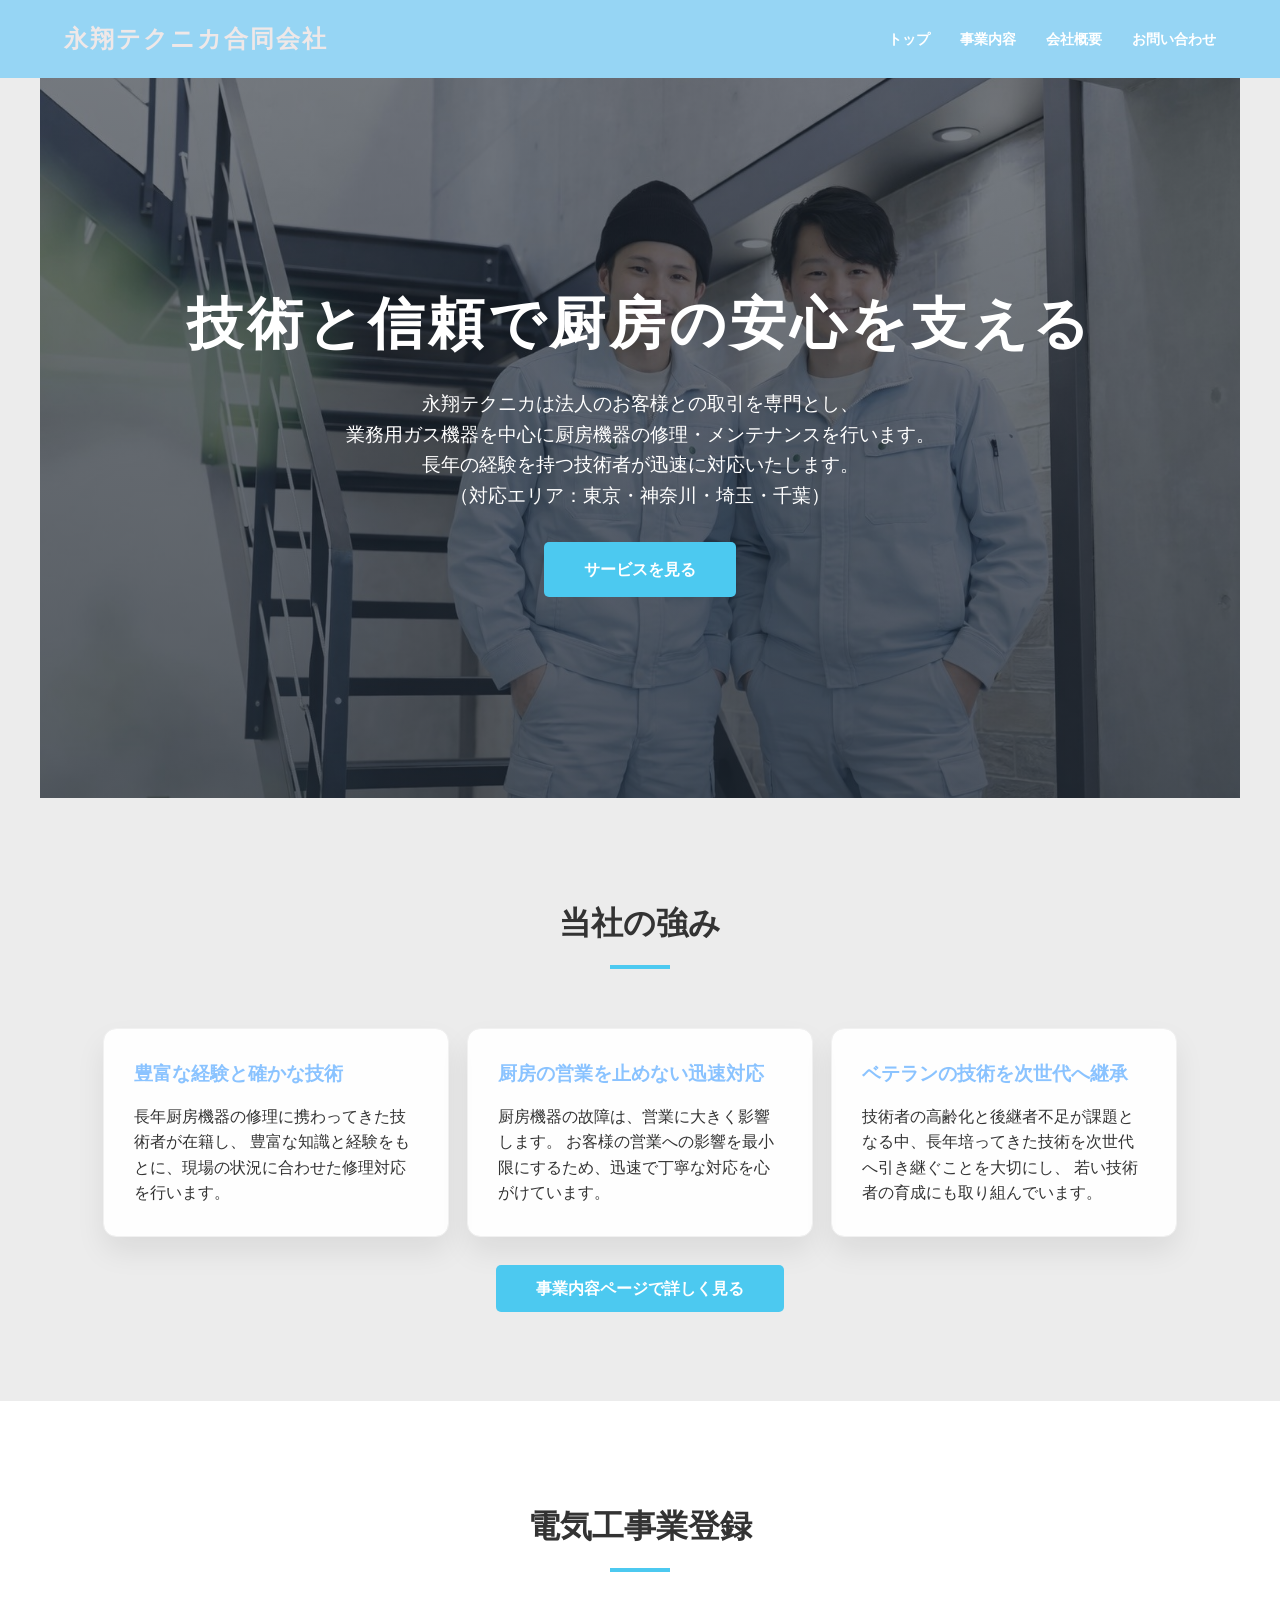
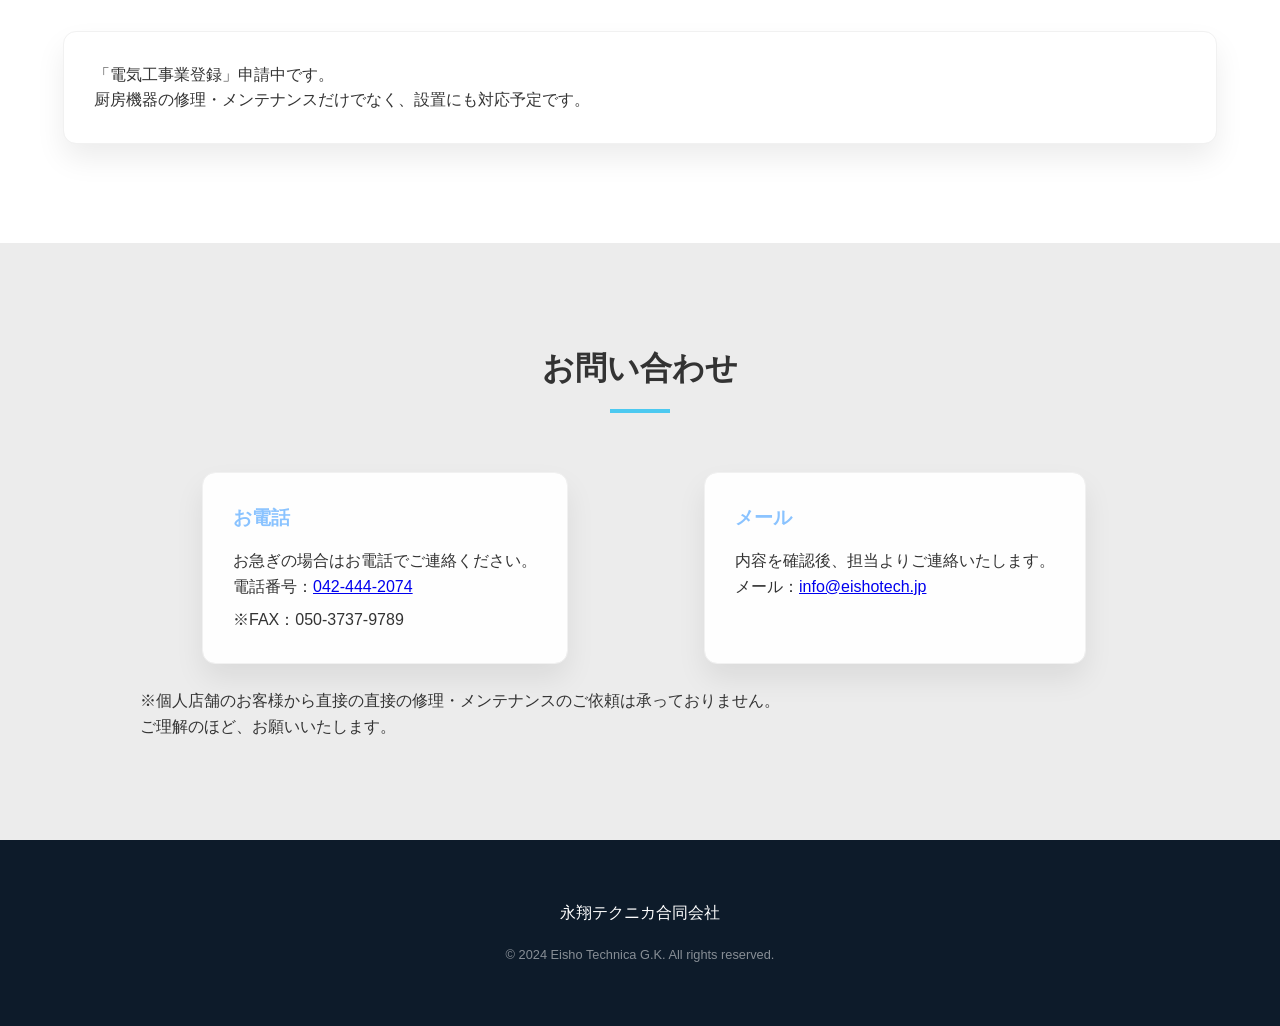
<file: index.html>
<!DOCTYPE html>
<html lang="ja">
<head>
  <meta charset="UTF-8" />
  <meta name="viewport" content="width=device-width, initial-scale=1.0" />
  <title>永翔テクニカ合同会社｜業務用ガス機器・厨房機器の修理</title>
  <link rel="stylesheet" href="style.css" />
</head>
<body>
  <div id="header"></div>
  <main>
    <section id="top" class="hero">
      <h1>技術と信頼で厨房の安心を支える</h1>
      <p>
        永翔テクニカは法人のお客様との取引を専門とし、<br>業務用ガス機器を中心に厨房機器の修理・メンテナンスを行います。
      </br>長年の経験を持つ技術者が迅速に対応いたします。<br />
        （対応エリア：東京・神奈川・埼玉・千葉）
      </p>
      <!-- ボタンも事業内容ページへ -->
      <a href="services.html" class="cta-button">サービスを見る</a>
    </section>

    <!-- トップページ中央：当社の強み -->
    <section id="strengths">
      <h2>当社の強み</h2>
      <div class="grid">
        <div class="card">
          <h3>豊富な経験と確かな技術</h3>
          <p>
            長年厨房機器の修理に携わってきた技術者が在籍し、
            豊富な知識と経験をもとに、現場の状況に合わせた修理対応を行います。
          </p>
        </div>

        <div class="card">
          <h3>厨房の営業を止めない迅速対応</h3>
          <p>
            厨房機器の故障は、営業に大きく影響します。
            お客様の営業への影響を最小限にするため、迅速で丁寧な対応を心がけています。
          </p>
        </div>

        <div class="card">
          <h3>ベテランの技術を次世代へ継承</h3>
          <p>
            技術者の高齢化と後継者不足が課題となる中、長年培ってきた技術を次世代へ引き継ぐことを大切にし、
            若い技術者の育成にも取り組んでいます。
          </p>
        </div>
      </div>

      <div style="text-align:center; margin-top: 40px;">
        <a class="cta-button" href="services.html">事業内容ページで詳しく見る</a>
      </div>
    </section>
<!--
   <section id="partners" style="background-color: #fff; max-width: 100%;">
      <h2>協力会社募集</h2>
      <div class="grid">
        <div class="card">
          <h3>厨房機器修理にご協力いただける方へ</h3>
          <p>
            厨房機器修理にご協力いただける技術者・協力会社様を募集しています。
          </p>
          <p>
            現場対応の品質・安全を重視し、丁寧なコミュニケーションができるパートナー様を歓迎します。
          </p>
        <p style="margin-top: 12px;">
          対応エリア：東京・神奈川・埼玉・千葉を中心にご相談します。<br />
        </p>

          <p style="opacity: 0.8; margin-top: 10px;">
            ※条件や範囲は案件により異なります。詳細は<a href="#contact">お問い合わせ</a>よりご連絡ください。
          </p>
        </div>
       </div>
      </div>
    </section>
-->
 <section id="elecdiv" style="background-color: #fff; max-width: 100%;">
      <h2>電気工事業登録</h2>
      <div class="grid" >
        <div class="card2" style="align-self: center;">
          <p>
            「電気工事業登録」申請中です。
          </p>
          <p>
             厨房機器の修理・メンテナンスだけでなく、設置にも対応予定です。
          </p>
        </div>
       </div>
      </div>
    </section>

    <section id="contact">
      <div style="max-width: 1000px; margin: 0 auto;">
      <h2>お問い合わせ</h2>
      <div class="grid">
        <div class="card">
          <h3>お電話</h3>
          <p>
            お急ぎの場合はお電話でご連絡ください。<br />
            電話番号：<a href="tel:0424442074">042-444-2074</a><br />
            <p style="margin-top: 8px;">
            ※FAX：050-3737-9789
            </p>
          </p>
        </div>
        <div class="card">
          <h3>メール</h3>
          <p>
            内容を確認後、担当よりご連絡いたします。<br />
            メール：<a href="mailto:info@eishotech.jp">info@eishotech.jp</a>
          </p>
        </div>
      </div>
      <br>
               ※個人店舗のお客様から直接の直接の修理・メンテナンスのご依頼は承っておりません。<br>
               ご理解のほど、お願いいたします。
    </div>
    </section>

  </main>

  <footer>
    <div class="footer-logo">永翔テクニカ合同会社</div>
    <p class="footer-copy">© 2024 Eisho Technica G.K. All rights reserved.</p>
  </footer>

  <script>
  fetch('header.html')
    .then(response => response.text())
    .then(data => {
      document.getElementById('header').innerHTML = data;

      // ハンバーガーメニュー用
      const toggle = document.querySelector('.menu-toggle');
      const nav = document.querySelector('nav');

      toggle.addEventListener('click', () => {
        nav.classList.toggle('active');
      });
    });
</script>
</body>
</html>
</file>
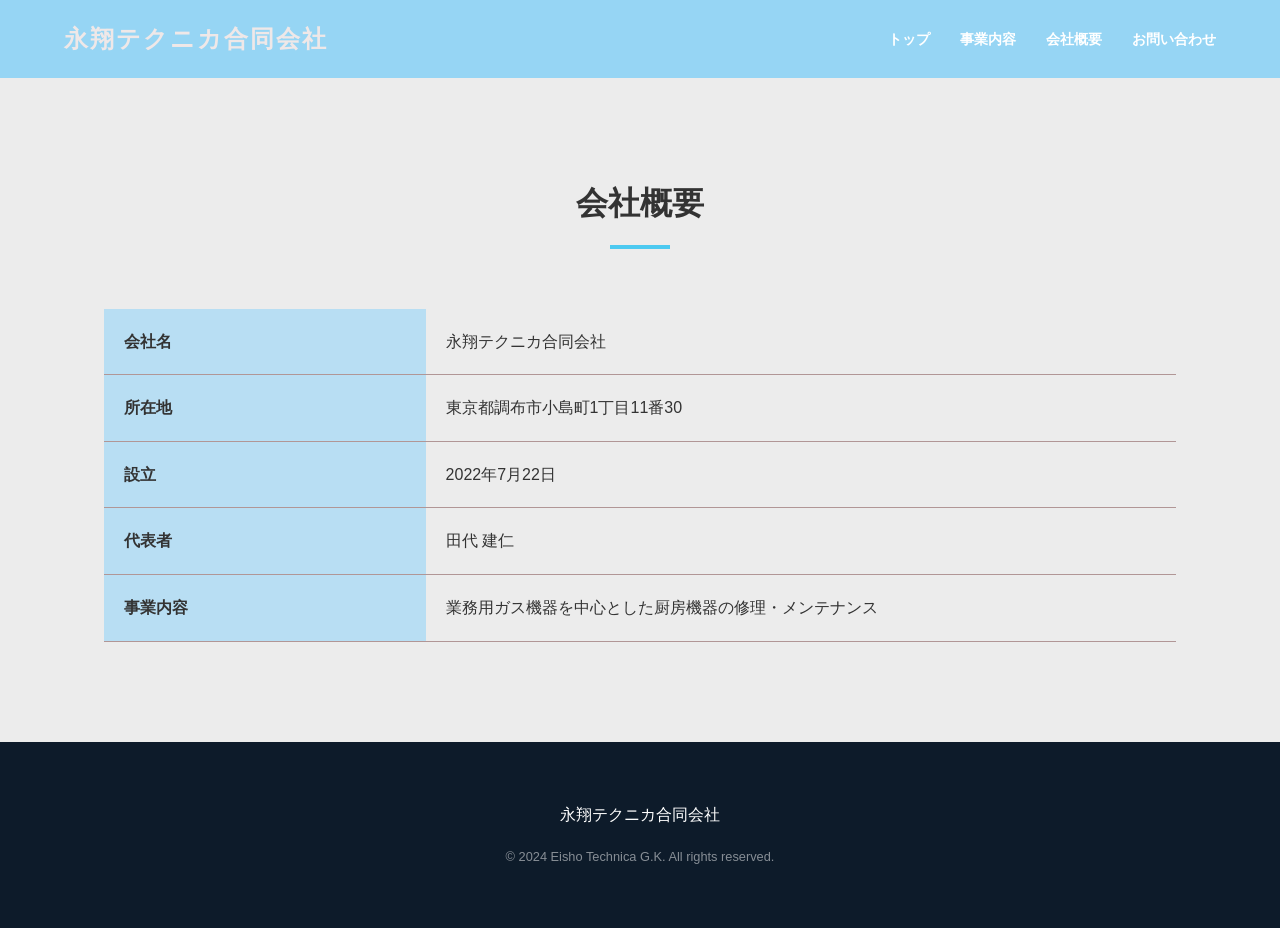
<file: about.html>
<!DOCTYPE html>
<html lang="ja">
<head>
  <meta charset="UTF-8" />
  <meta name="viewport" content="width=device-width, initial-scale=1.0" />
  <title>会社概要｜永翔テクニカ合同会社</title>
  <link rel="stylesheet" href="style.css" />
</head>
<body>
  <div id="header"></div>
  <main>
    <section>
      <h2>会社概要</h2>
      <table class="info-table">
        <tr>
          <th>会社名</th>
          <td>永翔テクニカ合同会社</td>
        </tr>
        <tr>
          <th>所在地</th>
          <td>東京都調布市小島町1丁目11番30</td>
        </tr>
        <tr>
          <th>設立</th>
          <td>2022年7月22日</td>
        </tr>
        <tr>
          <th>代表者</th>
          <td>田代 建仁</td>
        </tr>
        <tr>
          <th>事業内容</th>
          <td>業務用ガス機器を中心とした厨房機器の修理・メンテナンス</td>
        </tr>
      </table>
    </section>
  </main>

  <footer>
    <div class="footer-logo">永翔テクニカ合同会社</div>
    <p class="footer-copy">© 2024 Eisho Technica G.K. All rights reserved.</p>
  </footer>

   <script>
  fetch('header.html')
    .then(response => response.text())
    .then(data => {
      document.getElementById('header').innerHTML = data;

      // ハンバーガーメニュー用
      const toggle = document.querySelector('.menu-toggle');
      const nav = document.querySelector('nav');

      toggle.addEventListener('click', () => {
        nav.classList.toggle('active');
      });
    });
</script>
</body>
</html>
</file>
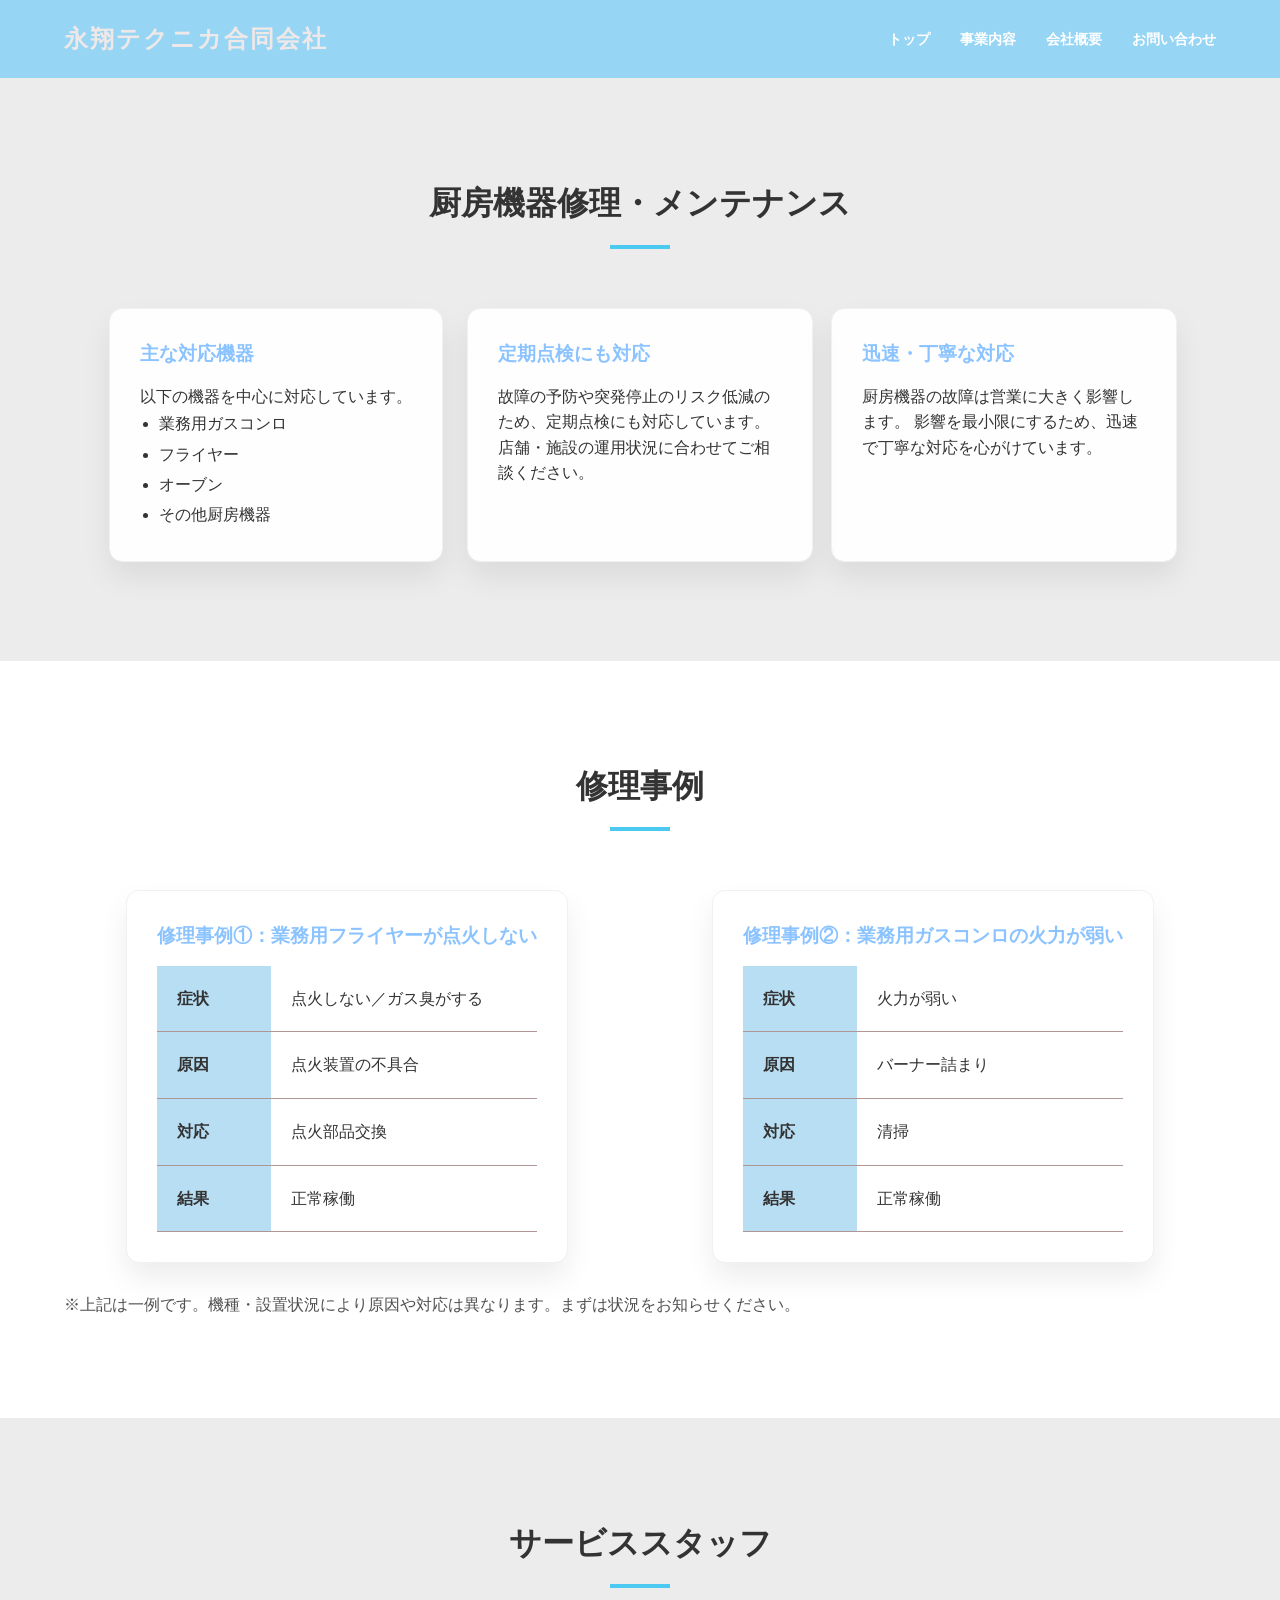
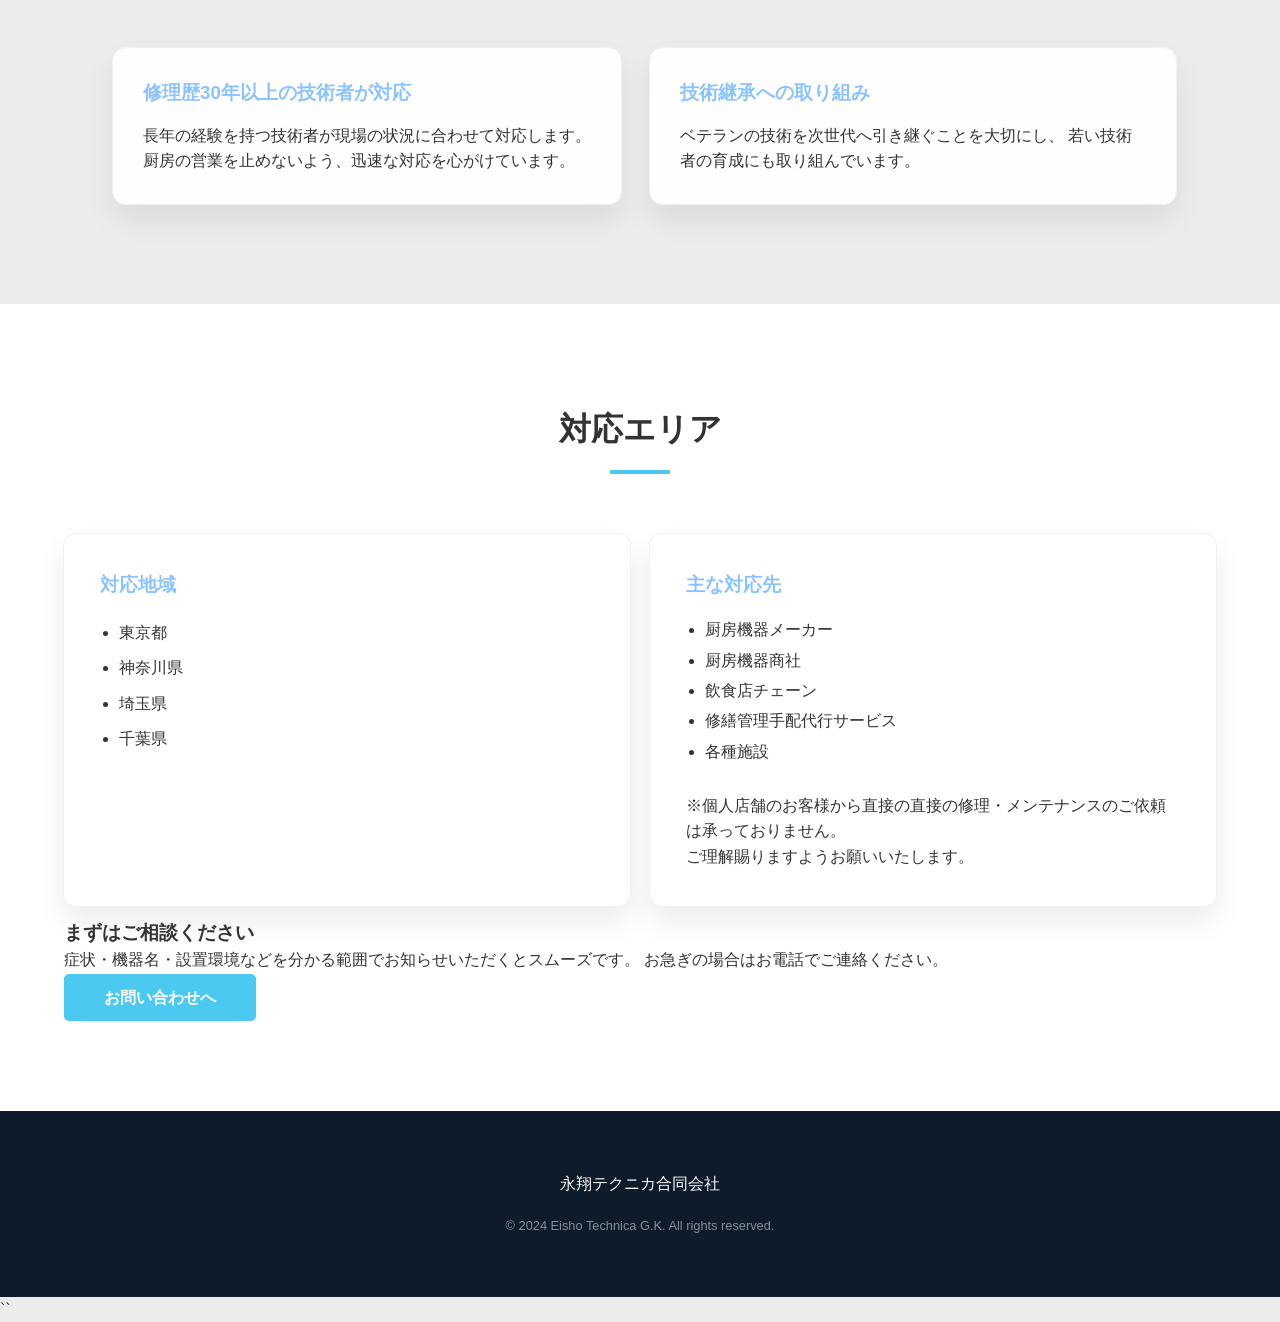
<file: services.html>
<!DOCTYPE html>
<html lang="ja">
<head>
  <meta charset="UTF-8" />
  <meta name="viewport" content="width=device-width, initial-scale=1.0" />
  <title>事業内容｜永翔テクニカ合同会社</title>
  <link rel="stylesheet" href="style.css" />
</head>
<body>
 <div id="header"></div>

  <main>
    

    <section id="service">
      <h2>厨房機器修理・メンテナンス</h2>

      <div class="grid">
        <div class="card">
          <h3>主な対応機器</h3>
          <p>以下の機器を中心に対応しています。</p>
          <ul style="margin-left: 1.2em; line-height: 1.9;">
            <li>業務用ガスコンロ</li>
            <li>フライヤー</li>
            <li>オーブン</li>
            <li>その他厨房機器</li>
          </ul>
        </div>

        <div class="card">
          <h3>定期点検にも対応</h3>
          <p>
            故障の予防や突発停止のリスク低減のため、定期点検にも対応しています。
            店舗・施設の運用状況に合わせてご相談ください。
          </p>
        </div>

        <div class="card">
          <h3>迅速・丁寧な対応</h3>
          <p>
            厨房機器の故障は営業に大きく影響します。
            影響を最小限にするため、迅速で丁寧な対応を心がけています。
          </p>
        </div>
      </div>
    </section>

    <section id="cases" style="background-color:#fff; max-width: 100%;">
      <div style="max-width: 1200px; margin: 0 auto;">
        <h2>修理事例</h2>

        <div class="grid">
          <div class="card">
            <h3>修理事例①：業務用フライヤーが点火しない</h3>
            <table class="info-table">
              <tr><th>症状</th><td>点火しない／ガス臭がする</td></tr>
              <tr><th>原因</th><td>点火装置の不具合</td></tr>
              <tr><th>対応</th><td>点火部品交換</td></tr>
              <tr><th>結果</th><td>正常稼働</td></tr>
            </table>
          </div>

          <div class="card">
            <h3>修理事例②：業務用ガスコンロの火力が弱い</h3>
            <table class="info-table">
              <tr><th>症状</th><td>火力が弱い</td></tr>
              <tr><th>原因</th><td>バーナー詰まり</td></tr>
              <tr><th>対応</th><td>清掃</td></tr>
              <tr><th>結果</th><td>正常稼働</td></tr>
            </table>
          </div>
        </div>

        <p style="margin-top: 30px; opacity: 0.85;">
          ※上記は一例です。機種・設置状況により原因や対応は異なります。まずは状況をお知らせください。
        </p>
      </div>
    </section>

    <section id="staff">
      <h2>サービススタッフ</h2>
      <div class="grid">
        <div class="card">
          <h3>修理歴30年以上の技術者が対応</h3>
          <p>
            長年の経験を持つ技術者が現場の状況に合わせて対応します。<br />
            厨房の営業を止めないよう、迅速な対応を心がけています。
          </p>
        </div>
        <div class="card">
          <h3>技術継承への取り組み</h3>
          <p>
            ベテランの技術を次世代へ引き継ぐことを大切にし、
            若い技術者の育成にも取り組んでいます。
          </p>
        </div>
      </div>
    </section>

    <section id="area" style="background-color:#fff; max-width: 100%;">
      <div style="max-width: 1200px; margin: 0 auto;">
        <h2>対応エリア</h2>
        <div class="grid">
          <div class="card">
            <h3>対応地域</h3>
            <ul style="margin-left: 1.2em; line-height: 2.2;">
              <li>東京都</li>
              <li>神奈川県</li>
              <li>埼玉県</li>
              <li>千葉県</li>
            </ul>
          </div>
          <div class="card">
            <h3>主な対応先</h3>
            <ul style="margin-left: 1.2em; line-height: 1.9;">
              <li>厨房機器メーカー</li>
              <li>厨房機器商社</li>
              <li>飲食店チェーン</li>
              <li>修繕管理手配代行サービス</li>
              <li>各種施設</li>
            </ul>
            <br>
            ※個人店舗のお客様から直接の直接の修理・メンテナンスのご依頼は承っておりません。<br>
            ご理解賜りますようお願いいたします。
            
          </div>
        </div>
        <div>
          <div style="margin-top: 12px;">
            <h3>まずはご相談ください</h3>
            <p>
              症状・機器名・設置環境などを分かる範囲でお知らせいただくとスムーズです。
              お急ぎの場合はお電話でご連絡ください。
            </p>
            <p style="margin-top: 12px;"><a class="cta-button" href="index.html#contact">お問い合わせへ</a></p>
          </div>
        </div>
      </div>
    </section>

  </main>

  <footer>
    <div class="footer-logo">永翔テクニカ合同会社</div>
    <p class="footer-copy">© 2024 Eisho Technica G.K. All rights reserved.</p>
  </footer>

   <script>
  fetch('header.html')
    .then(response => response.text())
    .then(data => {
      document.getElementById('header').innerHTML = data;

      // ハンバーガーメニュー用
      const toggle = document.querySelector('.menu-toggle');
      const nav = document.querySelector('nav');

      toggle.addEventListener('click', () => {
        nav.classList.toggle('active');
      });
    });
</script>
</body>
</html>
``
</file>
<file: style.css>
/* 基本設定 */
* {
    margin: 0;
    padding: 0;
    box-sizing: border-box;
}

body {
    font-family: 'Helvetica Neue', Arial, 'Hiragino Kaku Gothic ProN', 'Hiragino Sans', Meiryo, sans-serif;
    color: #333;
    line-height: 1.6;
    background-color: #ecececf8;
}

/* ヘッダー */
header {
    background-color: #96d5f4;
    color: #efe8e8;
    padding: 20px 5%;
    display: flex;
    justify-content: space-between;
    align-items: center;
    position: sticky;
    top: 0;
    z-index: 1000;
}

.logo {
    font-size: 1.5rem;
    font-weight: bold;
    letter-spacing: 2px;
}

nav ul {
    list-style: none;
    display: flex;
}

nav ul li {
    margin-left: 30px;
    font-weight: bold;
}

nav ul li a {
    color: #fff;
    text-decoration: none;
    font-size: 0.9rem;
    transition: color 0.3s;
}

nav ul li a:hover {
    color: #4cc9f0;
}

/* メインビジュアル */
.hero {
    background: linear-gradient(rgba(33, 42, 53, 0.521), rgba(33, 42, 53, 0.7)), 
    url("eishoTop2.jpg") center/cover no-repeat;
    height: 80vh;
    display: flex;
    flex-direction: column;
    justify-content: center;
    align-items: center;
    text-align: center;
    color: #fff;
    padding: 0 20px;
}

.hero h1 {
    font-size: clamp(2rem, 5vw, 3.5rem);
    margin-bottom: 20px;
    letter-spacing: 4px;
}

.hero p {
    font-size: 1.2rem;
    margin-bottom: 30px;
    max-width: 800px;
}

.cta-button {
    background-color: #4cc9f0;
    color: #fff;
    padding: 15px 40px;
    text-decoration: none;
    border-radius: 5px;
    font-weight: bold;
    transition: transform 0.2s, background 0.3s;
}

.cta-button:hover {
    background-color: #4361ee;
    transform: translateY(-3px);
}

/* セクション共通 */
section {
    padding: 100px 5%;
    max-width: 1200px;
    margin: 0 auto;
}

h2 {
    text-align: center;
    font-size: 2rem;
    margin-bottom: 60px;
}

h2::after {
    content: '';
    display: block;
    width: 60px;
    height: 4px;
    background: #4cc9f0;
    margin: 15px auto;
}

/* グリッドレイアウト */
.grid {
    display: grid;
    grid-template-columns: repeat(auto-fit, minmax(300px, 1fr));
    gap: 20px;
    justify-items: center;
}

.card {
    background: #ffffffec;
    padding:30px;
    border-radius: 12px;
    box-shadow: 0 15px 30px rgba(0,0,0,0.08);
    transition: transform 0.3s;
    outline: 1px solid rgb(241, 241, 241);
}

#area .grid .card {
    width: 100%;
    padding: 36px;
}

/**
.card-title{
    padding-left: 15px;
    color:#c2e7f3;
    background: #b9e6fbec;
    border-radius: 5px;
    box-shadow: 0 5px 15px rgba(0,0,0,0.08);
    transition: transform 0.3s;
    outline: 1px solid rgb(241, 241, 241); 
}

.card-body{
    margin:20p;
    color:
}
*/
.card:hover {
    transform: translateY(-10px);
}

.card h3 {
    margin-bottom: 15px;
    color: #8ac3ff;
}
.card2 {
    background: #ffffffec;
    padding:30px;
    border-radius: 12px;
    box-shadow: 0 15px 30px rgba(0,0,0,0.08);
    transition: transform 0.3s;
    outline: 1px solid rgb(241, 241, 241);
    width: 100%;
    min-width: 0;
}

#elecdiv .grid {
    grid-template-columns: minmax(0, 1fr);
}

/**
.card-title{
    padding-left: 15px;
    color:#c2e7f3;
    background: #b9e6fbec;
    border-radius: 5px;
    box-shadow: 0 5px 15px rgba(0,0,0,0.08);
    transition: transform 0.3s;
    outline: 1px solid rgb(241, 241, 241); 
}

.card-body{
    margin:20p;
    color:
}
*/
.card2:hover {
    transform: translateY(-10px);
}

.card2 h3 {
    margin-bottom: 15px;
    color: #8ac3ff;
}
/* 会社情報テーブル */
.info-table {
    width: 100%;
    border-collapse: collapse;
}

.info-table th, .info-table td {
    padding: 20px;
    border-bottom: 1px solid #b19696;
    text-align: left;
}

.info-table th {
    width: 30%;
    background-color: #b8def3;
}

/* フッター */
footer {
    background-color: #0d1b2a;
    color: #fff;
    text-align: center;
    padding: 60px 20px;
}

.footer-copy {
    font-size: 0.8rem;
    opacity: 0.5;
    margin-top: 20px;
}

/* ===== レスポンシブヘッダー ===== */

/* ハンバーガーボタン（PCでは非表示） */
.menu-toggle {
  display: none;
  font-size: 1.8rem;
  background: none;
  border: none;
  color: #fff;
  cursor: pointer;
}

/* スマホサイズ */
@media screen and (max-width: 768px) {

  /* ナビを隠す */
  nav {
    position: absolute;
    top: 80px;
    left: 0;
    width: 100%;
    background-color: #0d1b2a;
    display: none;
  }

  nav ul {
    flex-direction: column;
    padding: 20px 0;
  }

  nav ul li {
    margin: 15px 0;
    text-align: center;
  }

  /* ハンバーガーを表示 */
  .menu-toggle {
    display: block;
  }

  /* 表示状態 */
  nav.active {
    display: block;
  }
}
</file>
